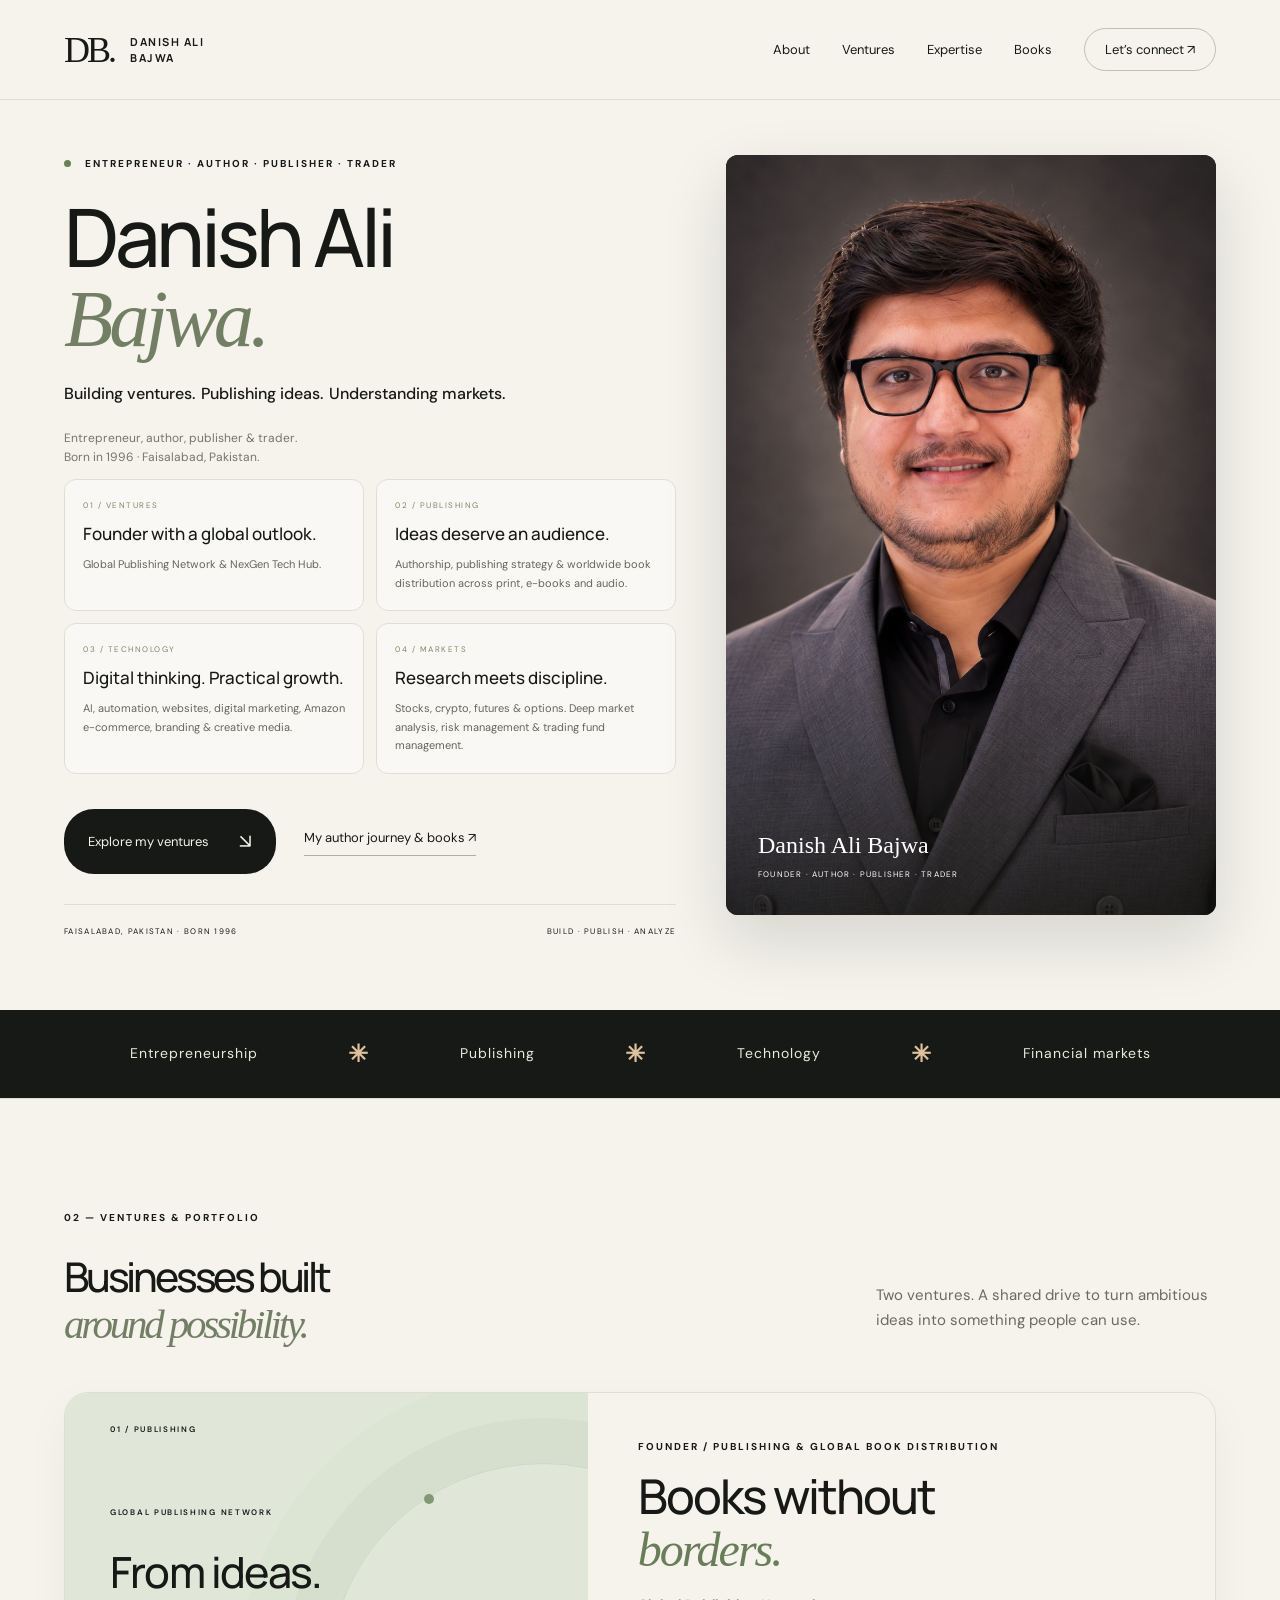
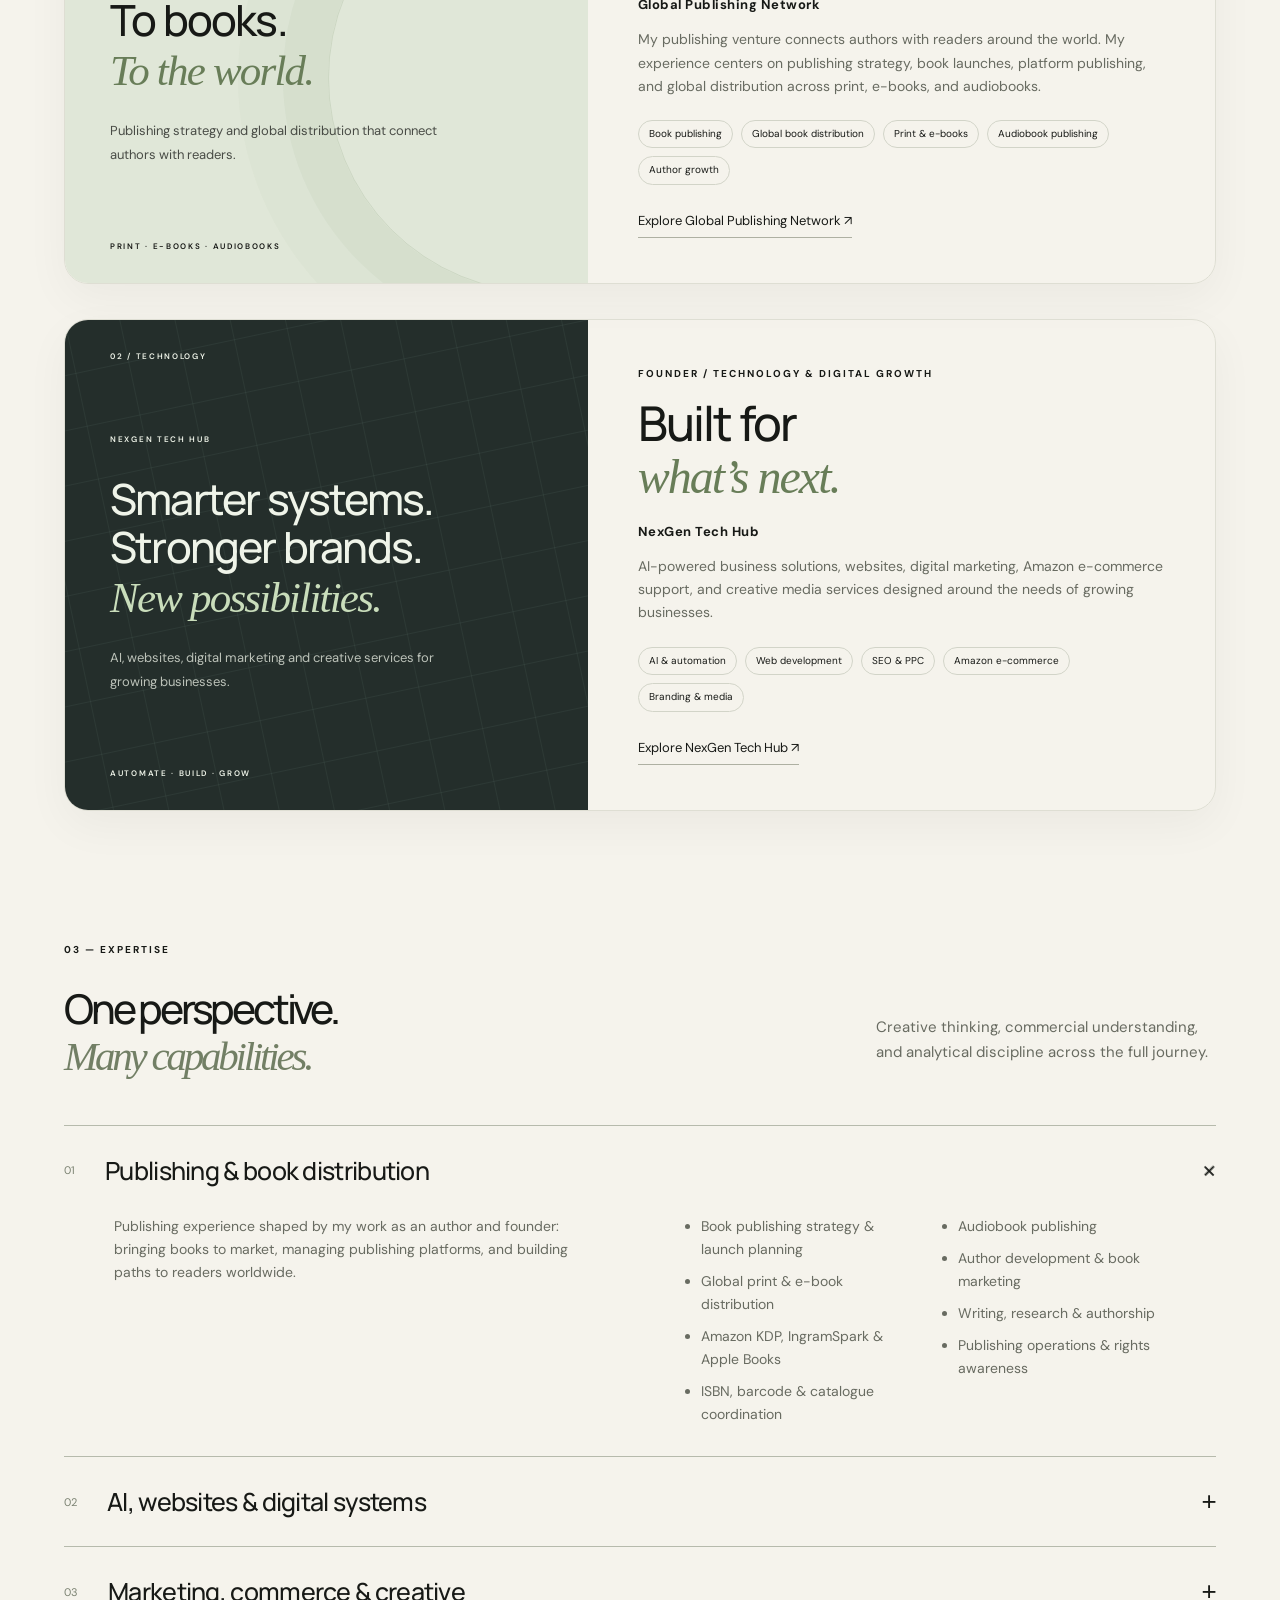
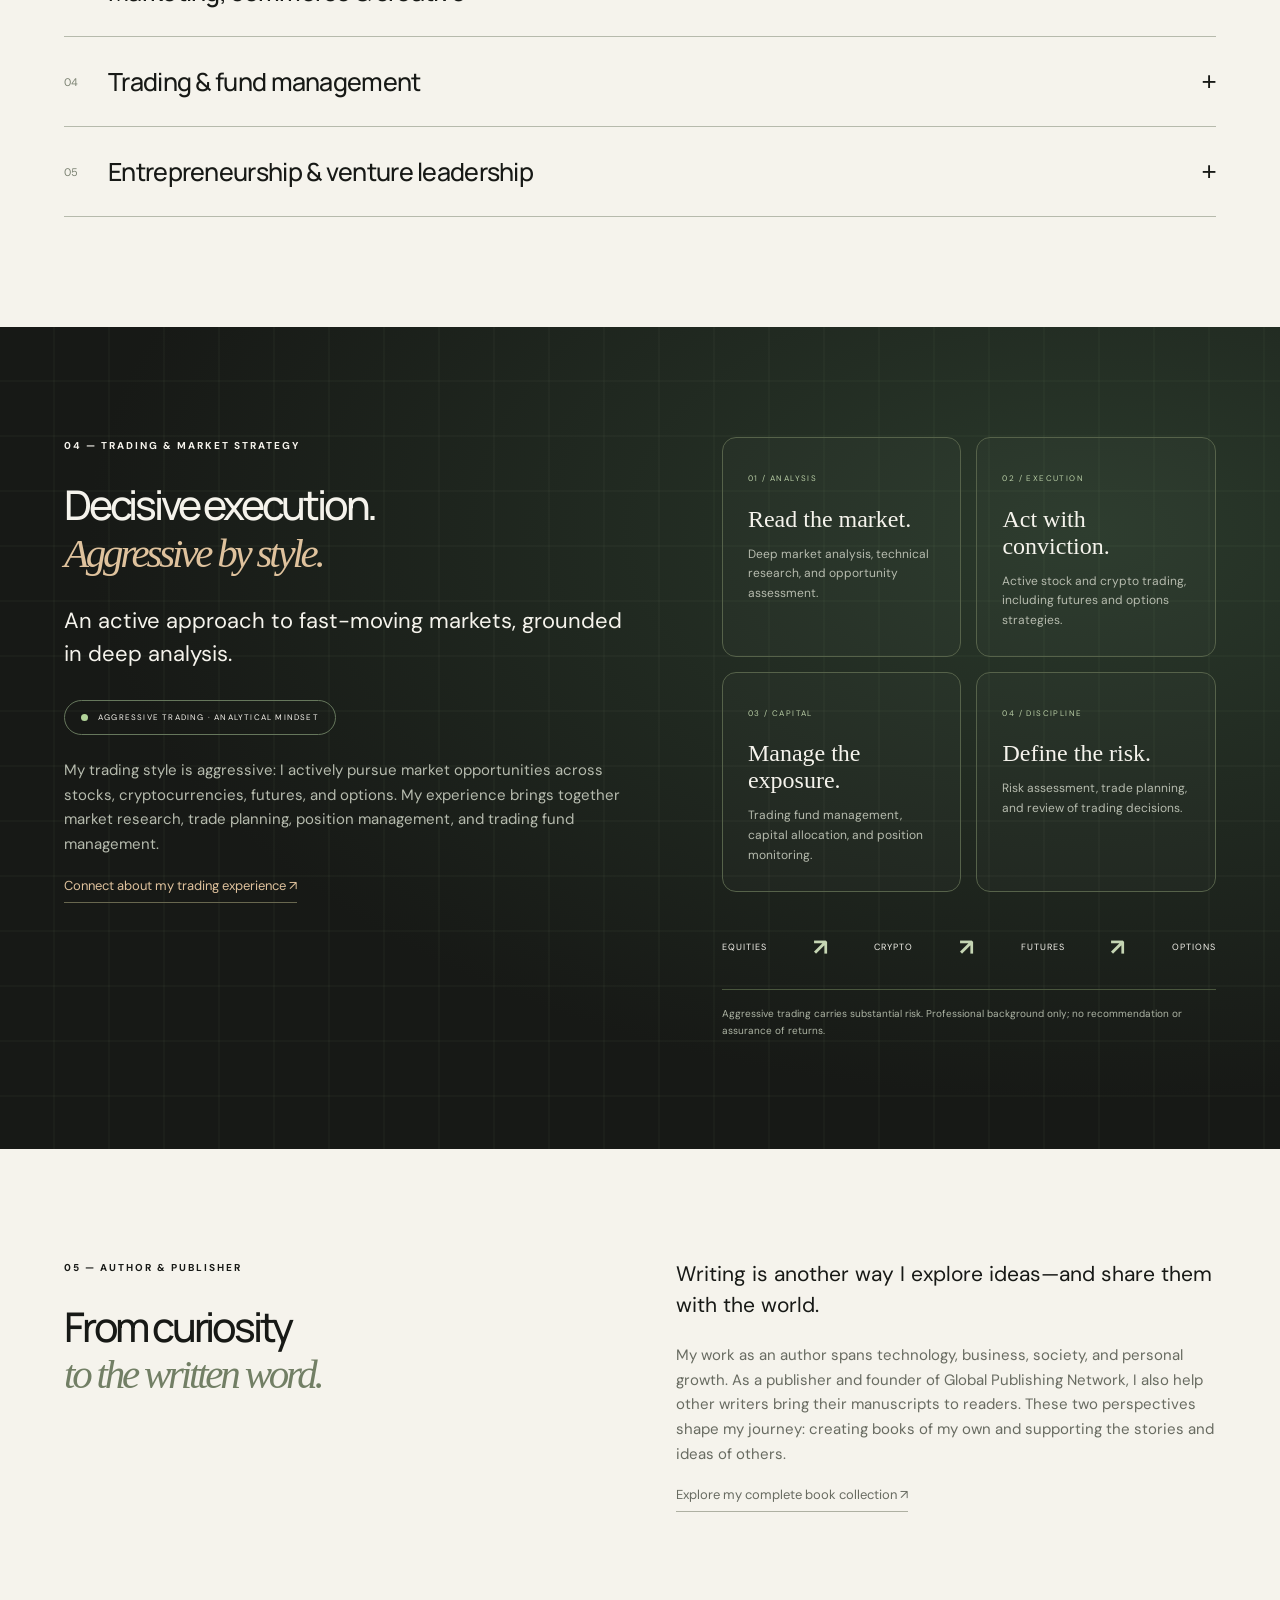
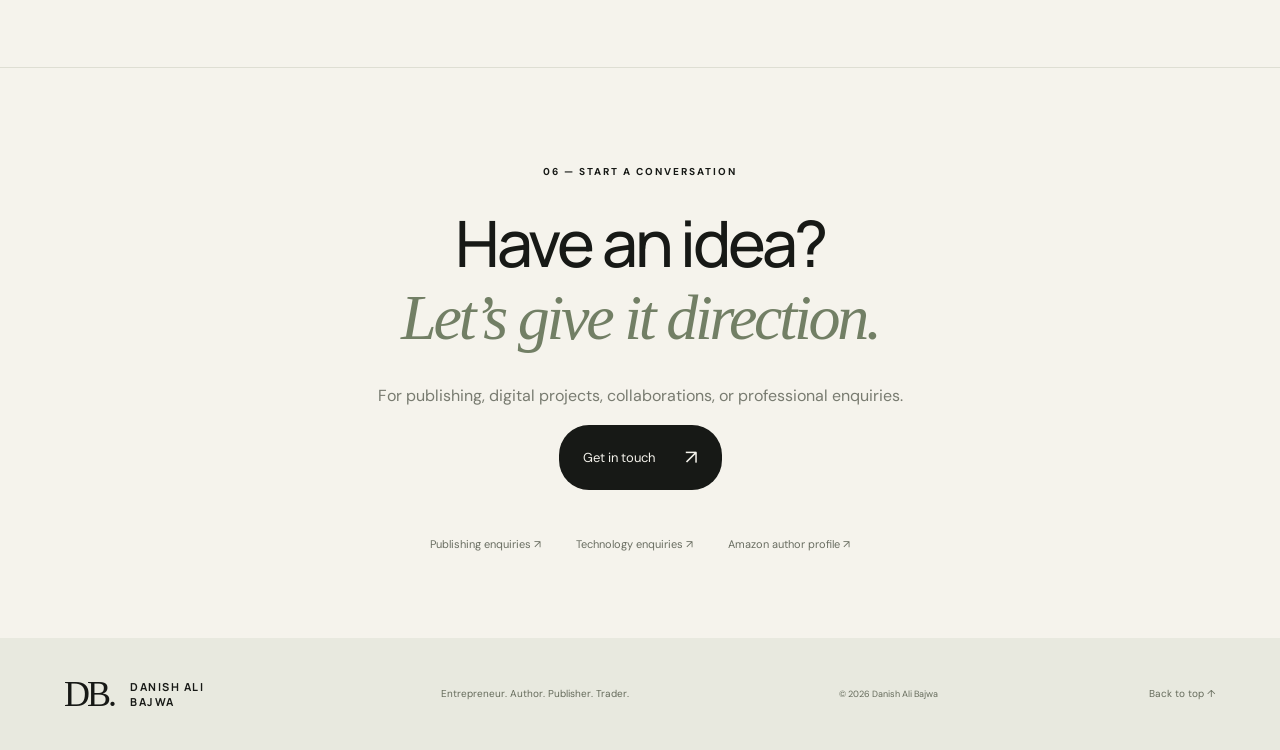
<file: index.html>
<!doctype html>
<html lang="en"><head><meta charset="utf-8"><meta name="viewport" content="width=device-width, initial-scale=1"><meta name="description" content="Danish Ali Bajwa — entrepreneur, founder of Global Publishing Network and NexGen Tech Hub, author, publisher and stock and crypto trader."><meta name="theme-color" content="#171916"><title>Danish Ali Bajwa | Entrepreneur, Author & Trader</title><link rel="icon" href="monogram.svg"><link rel="stylesheet" href="style.css?v=portrait7"><script src="app.js?v=portrait7" defer></script><link rel="canonical" href="https://danishalibajwa.github.io/"><meta property="og:type" content="website"><meta property="og:title" content="Danish Ali Bajwa | Entrepreneur, Author &amp; Trader"><meta property="og:description" content="Explore my ventures, publishing and technology expertise, market experience, and book library."><meta property="og:image" content="https://danishalibajwa.github.io/danish-headshot-v2.jpg"><meta property="og:url" content="https://danishalibajwa.github.io/"><meta name="twitter:card" content="summary_large_image"></head>
<body><a class="skip" href="#main">Skip to content</a><header><a class="brand" href="index.html"><span class="mark">DB.</span><span>DANISH ALI BAJWA</span></a><button class="menu" aria-expanded="false" aria-controls="navigation">Menu +</button><nav id="navigation" aria-label="Main navigation"><a href="#about">About</a><a href="#ventures">Ventures</a><a href="#expertise">Expertise</a><a href="books.html">Books</a><a class="nav-contact" href="#contact">Let’s connect ↗</a></nav></header>
<main id="main"><section id="about" class="hero profile-hero"><div class="hero-copy"><p class="eyebrow"><span class="dot"></span> ENTREPRENEUR · AUTHOR · PUBLISHER · TRADER</p><h1>Danish Ali<br><em>Bajwa.</em></h1><p class="profile-title"><span>Building ventures.</span><span>Publishing ideas.</span><span>Understanding markets.</span></p><p class="bio-origin">Entrepreneur, author, publisher &amp; trader.<br>Born in 1996 · Faisalabad, Pakistan.</p><div class="profile-bio bio-cards"><a href="#ventures"><span class="bio-number">01 / VENTURES</span><strong>Founder with a global outlook.</strong><span>Global Publishing Network &amp; NexGen Tech Hub.</span></a><a href="#author"><span class="bio-number">02 / PUBLISHING</span><strong>Ideas deserve an audience.</strong><span>Authorship, publishing strategy &amp; worldwide book distribution across print, e-books and audio.</span></a><a href="#expertise"><span class="bio-number">03 / TECHNOLOGY</span><strong>Digital thinking. Practical growth.</strong><span>AI, automation, websites, digital marketing, Amazon e-commerce, branding &amp; creative media.</span></a><a href="#markets"><span class="bio-number">04 / MARKETS</span><strong>Research meets discipline.</strong><span>Stocks, crypto, futures &amp; options. Deep market analysis, risk management &amp; trading fund management.</span></a></div><div class="actions"><a class="button" href="#ventures">Explore my ventures <span>↘</span></a><a class="text-link" href="books.html">My author journey &amp; books ↗</a></div><div class="hero-note"><span>FAISALABAD, PAKISTAN · BORN 1996</span><span>BUILD · PUBLISH · ANALYZE</span></div></div><figure class="portrait"><img src="danish-headshot-v2.jpg" alt="Professional portrait of Danish Ali Bajwa" fetchpriority="high"><figcaption><span>Danish Ali Bajwa</span><small>FOUNDER · AUTHOR · PUBLISHER · TRADER</small></figcaption></figure></section>
<div class="discipline-strip"><span>Entrepreneurship</span><b>✳</b><span>Publishing</span><b>✳</b><span>Technology</span><b>✳</b><span>Financial markets</span></div>
<section id="ventures" class="section ventures"><div class="section-title"><div><p class="eyebrow">02 — VENTURES & PORTFOLIO</p><h2>Businesses built<br><em>around possibility.</em></h2></div><p>Two ventures. A shared drive to turn ambitious ideas into something people can use.</p></div><article class="venture publishing"><div class="venture-art business-story publishing-story"><span class="story-index">01 / PUBLISHING</span><div class="story-rings" aria-hidden="true"></div><div class="story-copy"><span class="story-kicker">GLOBAL PUBLISHING NETWORK</span><h3>From ideas.<br>To books.<br><em>To the world.</em></h3><p>Publishing strategy and global distribution that connect authors with readers.</p></div><span class="story-foot">PRINT · E-BOOKS · AUDIOBOOKS</span></div><div class="venture-content"><p class="eyebrow">FOUNDER / PUBLISHING & GLOBAL BOOK DISTRIBUTION</p><h3>Books without<br><em>borders.</em></h3><p class="company-name">Global Publishing Network</p><p>My publishing venture connects authors with readers around the world. My experience centers on publishing strategy, book launches, platform publishing, and global distribution across print, e-books, and audiobooks.</p><ul class="tags"><li>Book publishing</li><li>Global book distribution</li><li>Print &amp; e-books</li><li>Audiobook publishing</li><li>Author growth</li></ul><a class="text-link" href="https://www.globalpublishingnetwork.com/" target="_blank" rel="noopener">Explore Global Publishing Network ↗</a></div></article><article class="venture technology"><div class="venture-art business-story technology-story"><span class="story-index">02 / TECHNOLOGY</span><div class="story-grid" aria-hidden="true"></div><div class="story-copy"><span class="story-kicker">NEXGEN TECH HUB</span><h3>Smarter systems.<br>Stronger brands.<br><em>New possibilities.</em></h3><p>AI, websites, digital marketing and creative services for growing businesses.</p></div><span class="story-foot">AUTOMATE · BUILD · GROW</span></div><div class="venture-content"><p class="eyebrow">FOUNDER / TECHNOLOGY & DIGITAL GROWTH</p><h3>Built for<br><em>what’s next.</em></h3><p class="company-name">NexGen Tech Hub</p><p>AI-powered business solutions, websites, digital marketing, Amazon e-commerce support, and creative media services designed around the needs of growing businesses.</p><ul class="tags"><li>AI & automation</li><li>Web development</li><li>SEO & PPC</li><li>Amazon e-commerce</li><li>Branding & media</li></ul><a class="text-link" href="https://www.nexgentechhub.com/" target="_blank" rel="noopener">Explore NexGen Tech Hub ↗</a></div></article></section>
<section id="expertise" class="section expertise"><div class="section-title"><div><p class="eyebrow">03 — EXPERTISE</p><h2>One perspective.<br><em>Many capabilities.</em></h2></div><p>Creative thinking, commercial understanding, and analytical discipline across the full journey.</p></div><div class="skill-list"><details open><summary><span>01</span>Publishing &amp; book distribution<b>+</b></summary><div><p>Publishing experience shaped by my work as an author and founder: bringing books to market, managing publishing platforms, and building paths to readers worldwide.</p><ul><li>Book publishing strategy &amp; launch planning</li><li>Global print &amp; e-book distribution</li><li>Amazon KDP, IngramSpark &amp; Apple Books</li><li>ISBN, barcode &amp; catalogue coordination</li><li>Audiobook publishing</li><li>Author development &amp; book marketing</li><li>Writing, research &amp; authorship</li><li>Publishing operations &amp; rights awareness</li></ul></div></details><details><summary><span>02</span>AI, websites & digital systems<b>+</b></summary><div><p>Practical digital solutions that connect technology with everyday business needs.</p><ul><li>AI chatbots & workflow automation</li><li>AI content generation & data analytics</li><li>Custom websites & online stores</li><li>Web management & maintenance</li><li>E-commerce experiences</li></ul></div></details><details><summary><span>03</span>Marketing, commerce & creative<b>+</b></summary><div><p>Connecting a strong brand with the right audience through digital campaigns and clear creative communication.</p><ul><li>Search engine optimization</li><li>PPC & digital advertising</li><li>Amazon account management & advertising</li><li>Product listing optimization</li><li>Graphic design & brand identity</li><li>Video editing & animation</li></ul></div></details><details><summary><span>04</span>Trading & fund management<b>+</b></summary><div><p>Market analysis and trading across stocks, cryptocurrencies, futures, and options, with attention to risk and capital allocation.</p><ul><li>Stock & crypto market analysis</li><li>Futures & options trading</li><li>Technical and market research</li><li>Trade planning & position management</li><li>Trading fund management</li><li>Risk assessment & capital allocation</li></ul></div></details><details><summary><span>05</span>Entrepreneurship & venture leadership<b>+</b></summary><div><p>Bringing strategy, service delivery, and creative execution together to build ventures with a clear purpose.</p><ul><li>Business development & service strategy</li><li>Client consultation</li><li>Cross-disciplinary project coordination</li><li>Digital business operations</li><li>Publishing & technology venture leadership</li></ul></div></details></div></section>
<section id="markets" class="market section trading-feature"><div><p class="eyebrow">04 — TRADING &amp; MARKET STRATEGY</p><h2>Decisive execution.<br><em>Aggressive by style.</em></h2><p class="trading-lead">An active approach to fast-moving markets, grounded in deep analysis.</p><div class="trading-style"><span class="dot"></span> AGGRESSIVE TRADING · ANALYTICAL MINDSET</div><p>My trading style is aggressive: I actively pursue market opportunities across stocks, cryptocurrencies, futures, and options. My experience brings together market research, trade planning, position management, and trading fund management.</p><a class="text-link" href="mailto:champbajwa040@gmail.com?subject=Trading%20experience%20enquiry">Connect about my trading experience ↗</a></div><div class="trading-grid"><article><span>01 / ANALYSIS</span><h3>Read the market.</h3><p>Deep market analysis, technical research, and opportunity assessment.</p></article><article><span>02 / EXECUTION</span><h3>Act with conviction.</h3><p>Active stock and crypto trading, including futures and options strategies.</p></article><article><span>03 / CAPITAL</span><h3>Manage the exposure.</h3><p>Trading fund management, capital allocation, and position monitoring.</p></article><article><span>04 / DISCIPLINE</span><h3>Define the risk.</h3><p>Risk assessment, trade planning, and review of trading decisions.</p></article><div class="market-ticker" aria-label="Trading markets"><span>EQUITIES</span><b>↗</b><span>CRYPTO</span><b>↗</b><span>FUTURES</span><b>↗</b><span>OPTIONS</span></div><small class="market-disclaimer">Aggressive trading carries substantial risk. Professional background only; no recommendation or assurance of returns.</small></div></section>
<section id="author" class="section selected-books"><div class="section-title"><div><p class="eyebrow">05 — AUTHOR &amp; PUBLISHER</p><h2>From curiosity<br><em>to the written word.</em></h2></div><div><p class="lead">Writing is another way I explore ideas—and share them with the world.</p><p>My work as an author spans technology, business, society, and personal growth. As a publisher and founder of Global Publishing Network, I also help other writers bring their manuscripts to readers. These two perspectives shape my journey: creating books of my own and supporting the stories and ideas of others.</p><a class="text-link" href="books.html">Explore my complete book collection ↗</a></div></div></section>
<section id="contact" class="section contact"><p class="eyebrow">06 — START A CONVERSATION</p><h2>Have an idea?<br><em>Let’s give it direction.</em></h2><p>For publishing, digital projects, collaborations, or professional enquiries.</p><a class="button" href="mailto:champbajwa040@gmail.com">Get in touch <span>↗</span></a><div class="contact-links"><a href="mailto:info@globalpublishingnetwork.com">Publishing enquiries ↗</a><a href="mailto:info@nexgentechhub.com">Technology enquiries ↗</a><a href="https://www.amazon.com/Danish-Ali-Bajwa/e/B0HK6L9YPQ" target="_blank" rel="noopener">Amazon author profile ↗</a></div></section></main>
<footer><a class="brand" href="index.html"><span class="mark">DB.</span><span>DANISH ALI BAJWA</span></a><p>Entrepreneur. Author. Publisher. Trader.</p><small>© <span id="year">2026</span> Danish Ali Bajwa</small><a href="#main">Back to top ↑</a></footer></body></html>
</file>
<file: style.css>
@import url('https://fonts.googleapis.com/css2?family=DM+Sans:wght@400;500;600;700&family=Manrope:wght@400;500;600;700;800&display=swap');
:root{--ink:#171916;--paper:#f5f3ec;--muted:#74766b;--line:#deded3;--accent:#dfc29d;--green:#cbd5be}*{box-sizing:border-box}html{scroll-behavior:smooth;scroll-padding-top:100px}body{margin:0;background:var(--paper);color:var(--ink);font-family:'DM Sans',Arial,sans-serif;font-size:16px;line-height:1.65}a{color:inherit;text-decoration:none}button,input,select{font:inherit}a,button,summary{ -webkit-tap-highlight-color:transparent}a:focus-visible,button:focus-visible,summary:focus-visible,input:focus-visible,select:focus-visible{outline:3px solid #a38352;outline-offset:5px}header{height:100px;display:flex;justify-content:space-between;align-items:center;max-width:1440px;margin:auto;padding:0 5%;border-bottom:1px solid var(--line)}.brand{display:flex;align-items:center;gap:16px;font:700 11px 'Manrope',sans-serif;letter-spacing:1.5px}.mark{font:36px Georgia,serif;letter-spacing:-3px}.brand span:last-child{max-width:100px;line-height:1.4}nav{display:flex;gap:32px;align-items:center;font-size:13px}nav a:hover,.text-link:hover{color:#87643f}.nav-contact{border:1px solid #bfc0b5;padding:10px 20px;border-radius:30px}.menu{display:none}.skip{position:absolute;left:20px;top:-100px;z-index:10;background:white;padding:10px}.skip:focus{top:10px}.hero{max-width:1440px;margin:auto;padding:70px 5% 72px;display:grid;grid-template-columns:1.16fr 1fr;gap:55px;align-items:center}.eyebrow{font-size:10px;letter-spacing:2px;font-weight:700;line-height:1.7;margin:0 0 27px}.dot{display:inline-block;width:7px;height:7px;border-radius:50%;background:#698052;margin-right:10px}h1,h2,h3,p{margin-top:0}h1,h2{font-family:'Manrope',Arial,sans-serif;letter-spacing:-3.2px;line-height:1.13;font-weight:500}h1{font-size:clamp(48px,4.5vw,72px);margin-bottom:28px}em{font-family:Georgia,'Times New Roman',serif;font-weight:400}h1 em,h2 em{color:#727f65}.intro{max-width:490px;font-size:18px;color:#64675e;line-height:1.8}.actions{display:flex;gap:28px;align-items:center;margin-top:35px}.button{display:inline-flex;align-items:center;justify-content:space-between;gap:30px;background:var(--ink);color:var(--paper);padding:16px 24px;border-radius:3px;font-size:13px;transition:background .2s,transform .2s}.button:hover{background:#3f4938;transform:translateY(-2px)}.button span{font-size:20px}.text-link{font-size:13px;border-bottom:1px solid #aeb0a2;padding-bottom:6px;display:inline-block}.hero-note{display:flex;justify-content:space-between;gap:20px;margin-top:60px;padding-top:20px;border-top:1px solid var(--line);font-size:8px;letter-spacing:1.3px}.portrait{margin:0;position:relative;background:#2d2b29;border-radius:160px 160px 4px 4px;overflow:hidden;height:620px;max-height:47vw}.portrait img{width:100%;height:100%;object-fit:cover;object-position:center 36%}.portrait:after{content:'';position:absolute;inset:65% 0 0;background:linear-gradient(transparent,#141511bb)}figcaption{position:absolute;bottom:30px;left:32px;color:white;z-index:2}figcaption span{display:block;font:24px Georgia,serif}figcaption small{font-size:8px;letter-spacing:1.2px}.photo-index{position:absolute;right:22px;bottom:34px;writing-mode:vertical-rl;color:#e6dfd2;font-size:8px;letter-spacing:1.5px;z-index:2}.discipline-strip{background:var(--ink);color:#e9e9dd;padding:24px 5%;display:flex;align-items:center;justify-content:space-evenly;gap:25px;font-size:14px;letter-spacing:1px}.discipline-strip b{color:var(--accent);font-size:24px}.section{padding:110px 5%;max-width:1440px;margin:auto}.about{display:grid;grid-template-columns:1fr 1fr;gap:100px}.section h2{font-size:clamp(36px,3.2vw,50px);margin-bottom:28px}.about-copy p{color:#686b61}.about-copy .lead{font-size:22px;line-height:1.55;color:var(--ink)}.facts{display:grid;grid-template-columns:1fr 1fr 1.2fr;gap:12px;border-top:1px solid var(--line);padding-top:23px;margin-top:35px}.facts dt{font-size:8px;letter-spacing:1.5px;color:var(--muted)}.facts dd{margin:8px 0 0;font-size:12px}.ventures{border-top:1px solid var(--line)}.section-title{display:flex;justify-content:space-between;align-items:end;gap:60px;margin-bottom:45px}.section-title>p,.section-title>div:last-child:not(:first-child){max-width:340px;color:#686b61;font-size:15px}.section-title h2{margin-bottom:0}.venture{display:grid;grid-template-columns:.85fr 1.15fr;margin-top:25px;border:1px solid var(--line)}.venture-art{min-height:365px;display:flex;align-items:center;justify-content:center;position:relative;overflow:hidden;background:#dce1d4}.big-symbol{position:relative;font:80px Georgia,serif;letter-spacing:-6px;text-align:center}.big-symbol span{display:block;font:8px 'Manrope',sans-serif;letter-spacing:3px}.orbit{width:300px;height:300px;position:absolute;border:1px solid #919f8180;border-radius:50%}.orbit:before,.orbit:after{content:'';position:absolute;inset:25px;border:1px solid #919f8180;border-radius:50%;transform:rotate(40deg) scaleX(.45)}.orbit:after{transform:rotate(-40deg) scaleX(.45)}.technology .venture-art{background:#242b27;color:#d5e0cc}.tech-grid{position:absolute;inset:0;background-image:linear-gradient(#77847520 1px,transparent 1px),linear-gradient(90deg,#77847520 1px,transparent 1px);background-size:38px 38px;transform:rotate(-15deg) scale(1.3)}.venture-content{padding:45px 50px}.venture-content .eyebrow{margin-bottom:15px}.venture h3{font:500 29px 'Manrope',sans-serif;letter-spacing:-1px;line-height:1.3}.venture p:not(.eyebrow){color:#686b61;font-size:14px;max-width:540px}.tags{list-style:none;padding:0;display:flex;flex-wrap:wrap;gap:8px;margin:22px 0}.tags li{font-size:10px;border:1px solid #d2d4c8;padding:5px 10px;border-radius:30px}.expertise{padding-top:20px}.skill-list{border-top:1px solid #b6baac}details{border-bottom:1px solid #b6baac}summary{list-style:none;display:flex;gap:30px;align-items:center;padding:27px 0;cursor:pointer;font:500 25px 'Manrope',sans-serif;letter-spacing:-.7px}summary::-webkit-details-marker{display:none}summary>span{font:11px 'DM Sans',sans-serif;color:#7b8272;letter-spacing:0}summary b{margin-left:auto;font:26px Arial;font-weight:400}details[open] summary b{transform:rotate(45deg)}details>div{display:grid;grid-template-columns:1fr 1fr;gap:75px;padding:0 40px 30px 50px;color:#686b61;font-size:14px}details ul{margin:0;padding-left:18px;columns:2;column-gap:40px}details li{margin-bottom:9px;break-inside:avoid}.market{background:var(--ink);color:var(--paper);display:grid;grid-template-columns:1.2fr 1fr;gap:90px;max-width:none;padding-left:max(5%,calc((100vw - 1296px)/2));padding-right:max(5%,calc((100vw - 1296px)/2))}.market h2 em{color:var(--accent)}.market p:not(.eyebrow){color:#b6bbae;font-size:15px;max-width:560px}.market-labels{display:flex;gap:25px;font-size:9px;letter-spacing:2px;margin:30px 0}.market .text-link{color:var(--accent);border-color:#68674f}.market-diagram{border:1px solid #414738;padding:30px 36px;background:#20251d}.market-diagram>p{font-size:9px!important;letter-spacing:2px}.market-diagram ol{list-style:none;padding:0;margin:0}.market-diagram li{display:flex;gap:24px;padding:18px 0;border-top:1px solid #414738}.market-diagram li>span{color:var(--accent);font:14px Georgia}.market-diagram strong{display:block;font:20px Georgia}.market-diagram small{display:block;color:#a3aa98;font-size:11px;margin-top:5px}.market-disclaimer{padding-top:20px;border-top:1px solid #414738;font-size:10px!important}.book-grid{display:grid;grid-template-columns:repeat(4,1fr);gap:30px}.book-card{min-width:0}.book-cover{background:#e5e6dc;display:flex;align-items:center;justify-content:center;height:310px;padding:28px;transition:background .25s}.book-cover img{max-width:100%;height:100%;object-fit:contain;filter:drop-shadow(8px 10px 7px #0002);transition:transform .25s}.book-card:hover img{transform:translateY(-5px) rotate(-2deg)}.book-card .category{font-size:8px;letter-spacing:1.3px;color:#737e67;margin:18px 0 8px;text-transform:uppercase}.book-card h3{font:500 17px 'Manrope',sans-serif;line-height:1.4;letter-spacing:-.4px;margin-bottom:8px}.book-card .subtitle{font-size:12px;line-height:1.6;color:#797b71;margin-bottom:14px}.book-card .text-link{font-size:11px}.contact{text-align:center;border-top:1px solid var(--line);padding-top:95px;padding-bottom:85px}.contact h2{font-size:clamp(45px,5vw,72px)}.contact>p:not(.eyebrow){color:#787b70}.contact-links{display:flex;justify-content:center;gap:35px;font-size:11px;margin-top:45px;color:#696d61}footer{background:#e8e9df;display:flex;align-items:center;justify-content:space-between;padding:35px 5%;gap:25px;font-size:10px;color:#656b5b}footer .brand{color:var(--ink)}footer p{margin:0}footer small{font-size:9px}.library-hero{padding-bottom:55px;display:grid;grid-template-columns:1.4fr 1fr;gap:70px;align-items:end}.library-hero h1{margin-bottom:22px}.library-hero p:not(.eyebrow){color:#72766a;max-width:620px}.library-note{padding:25px;border-left:1px solid #b7bfae;font:20px Georgia,serif;line-height:1.65}.library-note small{display:block;margin-top:14px;font:9px 'DM Sans',sans-serif;letter-spacing:1.5px}.library{padding-top:10px}.filters{display:flex;gap:20px;align-items:center;margin-bottom:40px;padding:22px 0;border-top:1px solid var(--line);border-bottom:1px solid var(--line)}.filters label{flex:1}.filters input,.filters select{background:transparent;border:1px solid #c6cbbc;border-radius:3px;padding:12px 15px;width:100%;font-size:13px}.filters label:last-of-type{max-width:230px}.filters label>span{display:block;font-size:9px;letter-spacing:1px;margin-bottom:8px}.result-count{font-size:11px;color:#717967;min-width:95px}.empty{grid-column:1/-1;padding:45px;text-align:center;color:#777}.library .book-grid{row-gap:45px}.catalogue-note{font-size:11px;color:#767c6c;border-top:1px solid var(--line);padding-top:25px;margin-top:45px}.catalogue-note a{text-decoration:underline}.library .book-cover{height:290px}.library .book-card h3{font-size:16px}.library .subtitle{font-size:11px}
@media(min-width:1600px){.hero{padding-top:90px;padding-bottom:90px}.portrait{height:650px}}
@media(max-width:1050px){nav{gap:20px}.hero{gap:35px}.hero .eyebrow{font-size:8px;letter-spacing:1.4px}.actions{gap:20px}.portrait{max-height:none;height:510px}.hero-note{font-size:7px}.about{gap:45px}.venture-content{padding:35px}.market{gap:45px}.book-grid{gap:20px}.book-cover{height:260px;padding:24px}details>div{gap:40px}details ul{columns:1}.section{padding-top:80px;padding-bottom:80px}}
@media(max-width:760px){header{height:78px;padding:0 6%;position:relative}.brand{font-size:9px}.mark{font-size:32px}.menu{display:block;border:0;background:transparent;font-size:12px;padding:12px 0}nav{display:none;position:absolute;top:77px;left:0;right:0;background:var(--paper);padding:25px 6%;border-bottom:1px solid var(--line);z-index:5;flex-wrap:wrap;gap:24px}nav.open{display:flex}.nav-contact{padding:6px 12px}.hero{grid-template-columns:1fr;padding:45px 6% 50px;gap:35px}h1{font-size:49px;letter-spacing:-2.5px}.hero .eyebrow{font-size:8px;margin-bottom:23px}.intro{font-size:16px}.actions{flex-wrap:wrap;margin-top:27px}.hero-note{margin-top:30px}.portrait{height:540px;border-radius:150px 150px 4px 4px;width:100%;max-width:460px;justify-self:center}.discipline-strip{padding:17px 6%;gap:12px;font-size:9px;letter-spacing:0;flex-wrap:wrap}.discipline-strip b{font-size:16px}.section{padding:65px 6%}.about,.market{grid-template-columns:1fr;gap:30px}.section h2{font-size:37px;letter-spacing:-1.8px}.about-copy .lead{font-size:20px}.about-copy p{font-size:14px}.facts{gap:8px}.facts dd{font-size:10px}.section-title{display:block;margin-bottom:30px}.section-title>p,.section-title>div:last-child:not(:first-child){max-width:none;margin-top:22px}.venture{grid-template-columns:1fr}.venture-art{min-height:250px}.orbit{width:220px;height:220px}.big-symbol{font-size:65px}.venture-content{padding:30px 25px}.venture h3{font-size:26px}.venture .eyebrow{font-size:8px}.expertise{padding-top:20px}summary{font-size:19px;gap:18px;padding:23px 0}details>div{grid-template-columns:1fr;padding:0 20px 25px 30px;gap:12px;font-size:13px}.market{padding:60px 6%}.market-diagram{padding:25px}.market-labels{gap:18px}.book-grid{grid-template-columns:repeat(2,1fr);gap:26px 17px}.book-cover,.library .book-cover{height:245px;padding:23px}.book-card h3{font-size:15px}.contact h2{font-size:48px}.contact-links{flex-direction:column;gap:14px;margin-top:30px}footer{flex-wrap:wrap;padding:30px 6%}footer p{width:55%}footer small{margin-left:0}.library-hero{grid-template-columns:1fr;gap:20px;padding-bottom:35px}.library-note{font-size:18px}.filters{flex-wrap:wrap;gap:15px}.filters label{flex:1 1 100%}.filters label:last-of-type{max-width:none;flex:1 1 65%}.result-count{flex:0 1 auto}.library{padding-top:0}.library .book-card h3{font-size:14px}.library .subtitle{font-size:10px}}
@media(max-width:400px){h1{font-size:42px}.portrait{height:460px}.book-cover,.library .book-cover{height:215px;padding:18px}.actions{gap:20px}.hero-note{font-size:6px}.discipline-strip{font-size:8px}.book-card .category{letter-spacing:.8px}.market-labels{font-size:8px}}
@media(prefers-reduced-motion:reduce){html{scroll-behavior:auto}*{transition:none!important}}

/* Professional biography opening */
.profile-hero{grid-template-columns:1.25fr .9fr;gap:65px;padding-top:55px;align-items:start}.profile-hero h1{font-size:clamp(65px,6vw,92px);line-height:.98;letter-spacing:-4px;margin-bottom:24px}.profile-title{font-size:19px;font-weight:500;line-height:1.5;max-width:540px;margin-bottom:23px}.profile-bio{max-width:620px;font-size:14px;line-height:1.85;color:#62675c}.profile-bio p{margin-bottom:15px}.profile-bio strong{color:var(--ink);font-weight:500}.profile-hero .eyebrow{margin-bottom:25px}.profile-hero .hero-note{margin-top:30px}.profile-hero .portrait{border-radius:12px;height:700px;max-height:none}.company-logo,.technology .company-logo{background:#fff;padding:50px}.company-logo img{width:100%;max-width:360px;height:auto;object-fit:contain}.selected-books .section-title{align-items:start}.selected-books .section-title>div:last-child{max-width:540px}.selected-books .lead{font-size:21px;color:var(--ink);line-height:1.5}
@media(max-width:1050px){.profile-hero{gap:35px;grid-template-columns:1.15fr .85fr}.profile-hero .portrait{height:620px}.profile-hero h1{font-size:72px}}
@media(max-width:760px){.profile-hero{grid-template-columns:1fr;padding-top:36px;gap:30px}.profile-hero h1{font-size:65px;letter-spacing:-3px}.profile-title{font-size:18px}.profile-bio{font-size:14px}.profile-hero .portrait{height:510px;max-width:440px}.company-logo{padding:40px}.selected-books .section-title>div:last-child{max-width:none}}

.company-logo{forced-color-adjust:none;background:#fff!important}

/* Motion, dimensional identity and venture storytelling */
.profile-hero{gap:50px;grid-template-columns:1.25fr 1fr}.profile-hero h1{font-size:clamp(65px,6.3vw,92px)}.profile-title{display:flex;flex-wrap:wrap;gap:0 6px;font-size:16px}.profile-title span{animation:line-in .9s both}.profile-title span:nth-child(2){animation-delay:.12s}.profile-title span:nth-child(3){animation-delay:.24s}.bio-origin{color:var(--muted);font-size:12px;line-height:1.6}.bio-cards{display:grid;grid-template-columns:1fr 1fr;gap:12px;max-width:none}.bio-cards>a{display:flex;flex-direction:column;border:1px solid var(--line);padding:18px;border-radius:12px;background:#ffffff70;transition:transform .25s,box-shadow .25s}.bio-cards>a:hover{transform:translateY(-4px);box-shadow:0 10px 25px #17191612}.bio-cards strong{font:500 17px 'Manrope',sans-serif;line-height:1.4;margin:9px 0}.bio-cards span:last-child{font-size:11px;line-height:1.7}.bio-number{font-size:8px;letter-spacing:1.5px;color:#7b8868}.profile-hero .portrait{height:760px;box-shadow:0 25px 65px #17191624}.profile-hero h1{animation:line-in 1s both}.portrait{animation:portrait-in 1.2s both}.venture{border-radius:24px;overflow:hidden;box-shadow:0 15px 45px #1719160b;transition:box-shadow .4s,transform .4s;grid-template-columns:1fr 1.2fr;margin-top:35px}.venture:hover{box-shadow:0 25px 60px #1719161c}.venture h3{font-size:48px;letter-spacing:-2px;line-height:1.08;margin-bottom:18px}.venture h3 em{color:#687d58}.venture .company-name{font-size:13px!important;font-weight:700;letter-spacing:.5px;color:var(--ink)!important}.company-logo,.technology .company-logo{background:radial-gradient(ellipse at 50% 35%,#fff,#e5ede6)!important;perspective:900px;min-height:480px;isolation:isolate;forced-color-adjust:none}.technology .company-logo{background:radial-gradient(ellipse at 50% 35%,#edf4fb,#ccd9e5)!important}.logo-plinth{position:relative;display:grid;place-items:center;width:100%;max-width:340px;min-height:155px;padding:28px;background:linear-gradient(145deg,#fff,#e8eceb);border:1px solid #fff;border-radius:22px;box-shadow:0 12px 0 #b9c5bd,0 17px 0 #95a49b,0 40px 35px #21382835;transform:rotateX(12deg) rotateY(-14deg) rotateZ(-5deg);transform-style:preserve-3d;animation:logo-float 7s ease-in-out infinite;transition:transform .5s}.logo-plinth img{max-width:100%;transform:translateZ(35px);filter:drop-shadow(0 6px 4px #14302520)}.technology .logo-plinth{animation-delay:-3.5s}.logo-orbit{position:absolute;width:340px;height:340px;border:1px solid #9aacb655;border-radius:50%;transform:rotateX(58deg) rotateZ(-25deg);box-shadow:0 0 0 45px #aec1b318,0 0 0 90px #aec1b30b}.logo-caption{position:absolute;bottom:42px;font-size:8px;letter-spacing:2px;color:#52675c}.reveal{animation:section-in .8s both}.tags li{transition:transform .2s}.tags li:hover{transform:translateY(-3px)}.section-title h2{max-width:620px}.button{border-radius:30px}.discipline-strip{overflow:hidden}.discipline-strip b{animation:symbol-spin 18s linear infinite}.skill-list details{transition:background .25s}.skill-list details:hover{background:#dce2d22b}
@keyframes line-in{from{opacity:0;transform:translateY(25px);filter:blur(5px)}to{opacity:1;transform:translateY(0);filter:blur(0)}}
@keyframes portrait-in{from{opacity:0;transform:scale(.96)}to{opacity:1;transform:scale(1)}}
@keyframes section-in{from{opacity:.35;transform:translateY(35px)}to{opacity:1;transform:translateY(0)}}
@keyframes logo-float{0%,100%{transform:translateY(0) rotateX(12deg) rotateY(-14deg) rotateZ(-5deg)}50%{transform:translateY(-16px) rotateX(6deg) rotateY(10deg) rotateZ(2deg)}}
@keyframes symbol-spin{to{transform:rotate(360deg)}}
@media(max-width:1050px){.profile-hero{gap:30px}.bio-cards>a{padding:13px}.bio-cards strong{font-size:15px}.profile-hero .portrait{height:740px}.company-logo{padding:35px}.venture h3{font-size:40px}}
@media(max-width:760px){.profile-hero{grid-template-columns:1fr}.profile-hero h1{font-size:66px}.profile-hero .portrait{height:530px}.bio-cards{gap:10px}.bio-cards>a{padding:15px}.bio-cards strong{font-size:16px}.venture{border-radius:20px;grid-template-columns:1fr}.company-logo,.technology .company-logo{min-height:320px;padding:45px}.logo-plinth{max-width:290px;min-height:135px}.logo-orbit{width:240px;height:240px}.logo-caption{bottom:25px}.venture h3{font-size:43px}.profile-title{font-size:15px}.logo-plinth{animation-duration:9s}}
@media(prefers-reduced-motion:reduce){*,*::before,*::after{animation:none!important;transition:none!important;scroll-behavior:auto!important}}

.business-story{padding:45px;align-items:center;justify-content:flex-start;min-height:480px;isolation:isolate;background:#e0e7d8;position:relative}.technology .business-story{background:#242e2b;color:#eff4e9}.story-copy{position:relative;z-index:1;max-width:360px}.story-kicker,.story-index,.story-foot{font-size:8px;letter-spacing:1.7px;font-weight:600}.story-index{position:absolute;top:30px;left:45px}.story-foot{position:absolute;bottom:30px;left:45px}.business-story .story-copy h3{font-size:43px;line-height:1.13;letter-spacing:-1.8px;margin:24px 0}.business-story .story-copy p{font-size:13px;color:inherit;opacity:.75;line-height:1.8}.technology-story h3 em{color:#c9ddbb}.story-rings{position:absolute;width:430px;height:430px;border:1px solid #82997635;border-radius:50%;right:-170px;top:70px;box-shadow:0 0 0 45px #82997612,0 0 0 90px #8299760b;animation:symbol-spin 30s linear infinite}.story-rings:after{content:'';position:absolute;width:10px;height:10px;background:#829976;border-radius:50%;top:30px;left:95px}.story-grid{position:absolute;inset:0;background-image:linear-gradient(#96bcaa14 1px,transparent 1px),linear-gradient(90deg,#96bcaa14 1px,transparent 1px);background-size:45px 45px;transform:rotate(-12deg) scale(1.2);z-index:-1}.story-copy{animation:line-in .9s both}@media(max-width:760px){.business-story{padding:60px 30px;min-height:370px}.story-index,.story-foot{left:30px}.business-story .story-copy h3{font-size:35px}.story-copy{max-width:310px}}@media(prefers-reduced-motion:reduce){.story-rings,.story-copy{animation:none}}

.trading-feature{position:relative;overflow:hidden;background:radial-gradient(ellipse at 85% 25%,#2a392b,#171916 65%);gap:65px}.trading-feature:before{content:'';position:absolute;inset:0;background:linear-gradient(transparent 97%,#8ca2770b 97%),linear-gradient(90deg,transparent 97%,#8ca2770b 97%);background-size:55px 55px;pointer-events:none}.trading-feature>div{position:relative}.trading-feature .trading-lead{font-size:22px!important;color:var(--paper)!important;line-height:1.5;max-width:480px}.trading-style{display:inline-flex;align-items:center;border:1px solid #66775c;border-radius:30px;padding:10px 16px;font-size:8px;letter-spacing:1.2px;margin:8px 0 23px}.trading-style .dot{background:#b3d49a;animation:pulse-dot 2.5s infinite}.trading-grid{display:grid;grid-template-columns:1fr 1fr;gap:15px}.trading-grid article{padding:25px;border:1px solid #56624a;border-radius:14px;background:#ffffff05;transition:transform .3s,background .3s}.trading-grid article:hover{transform:translateY(-5px);background:#ffffff0c}.trading-grid article>span{font-size:8px;letter-spacing:1.4px;color:#b8cda5}.trading-grid h3{font:24px Georgia,serif;margin:16px 0 12px}.trading-grid p{font-size:12px!important;margin:0}.market-ticker{grid-column:1/-1;display:flex;justify-content:space-between;align-items:center;gap:10px;font-size:9px;letter-spacing:1px;padding:22px 0;border-bottom:1px solid #4a573e}.market-ticker b{color:#c5d5b3;font-size:23px;animation:arrow-lift 3s ease-in-out infinite}.trading-grid .market-disclaimer{grid-column:1/-1;border:0;padding-top:0;color:#adb4a4;line-height:1.7}@keyframes pulse-dot{50%{box-shadow:0 0 0 5px #b3d49a20}}@keyframes arrow-lift{50%{transform:translate(2px,-3px)}}@media(max-width:760px){.trading-feature{gap:30px}.trading-grid{gap:12px}.trading-grid article{padding:18px}.trading-grid h3{font-size:21px}.trading-feature .trading-lead{font-size:19px!important}.market-ticker{font-size:8px;letter-spacing:0}.trading-style{font-size:7px}}@media(prefers-reduced-motion:reduce){.trading-style .dot,.market-ticker b{animation:none}}
@media(max-width:760px){.profile-hero .portrait{grid-row:1;height:440px;max-width:390px}.profile-hero .hero-copy{grid-row:2}}
</file>
